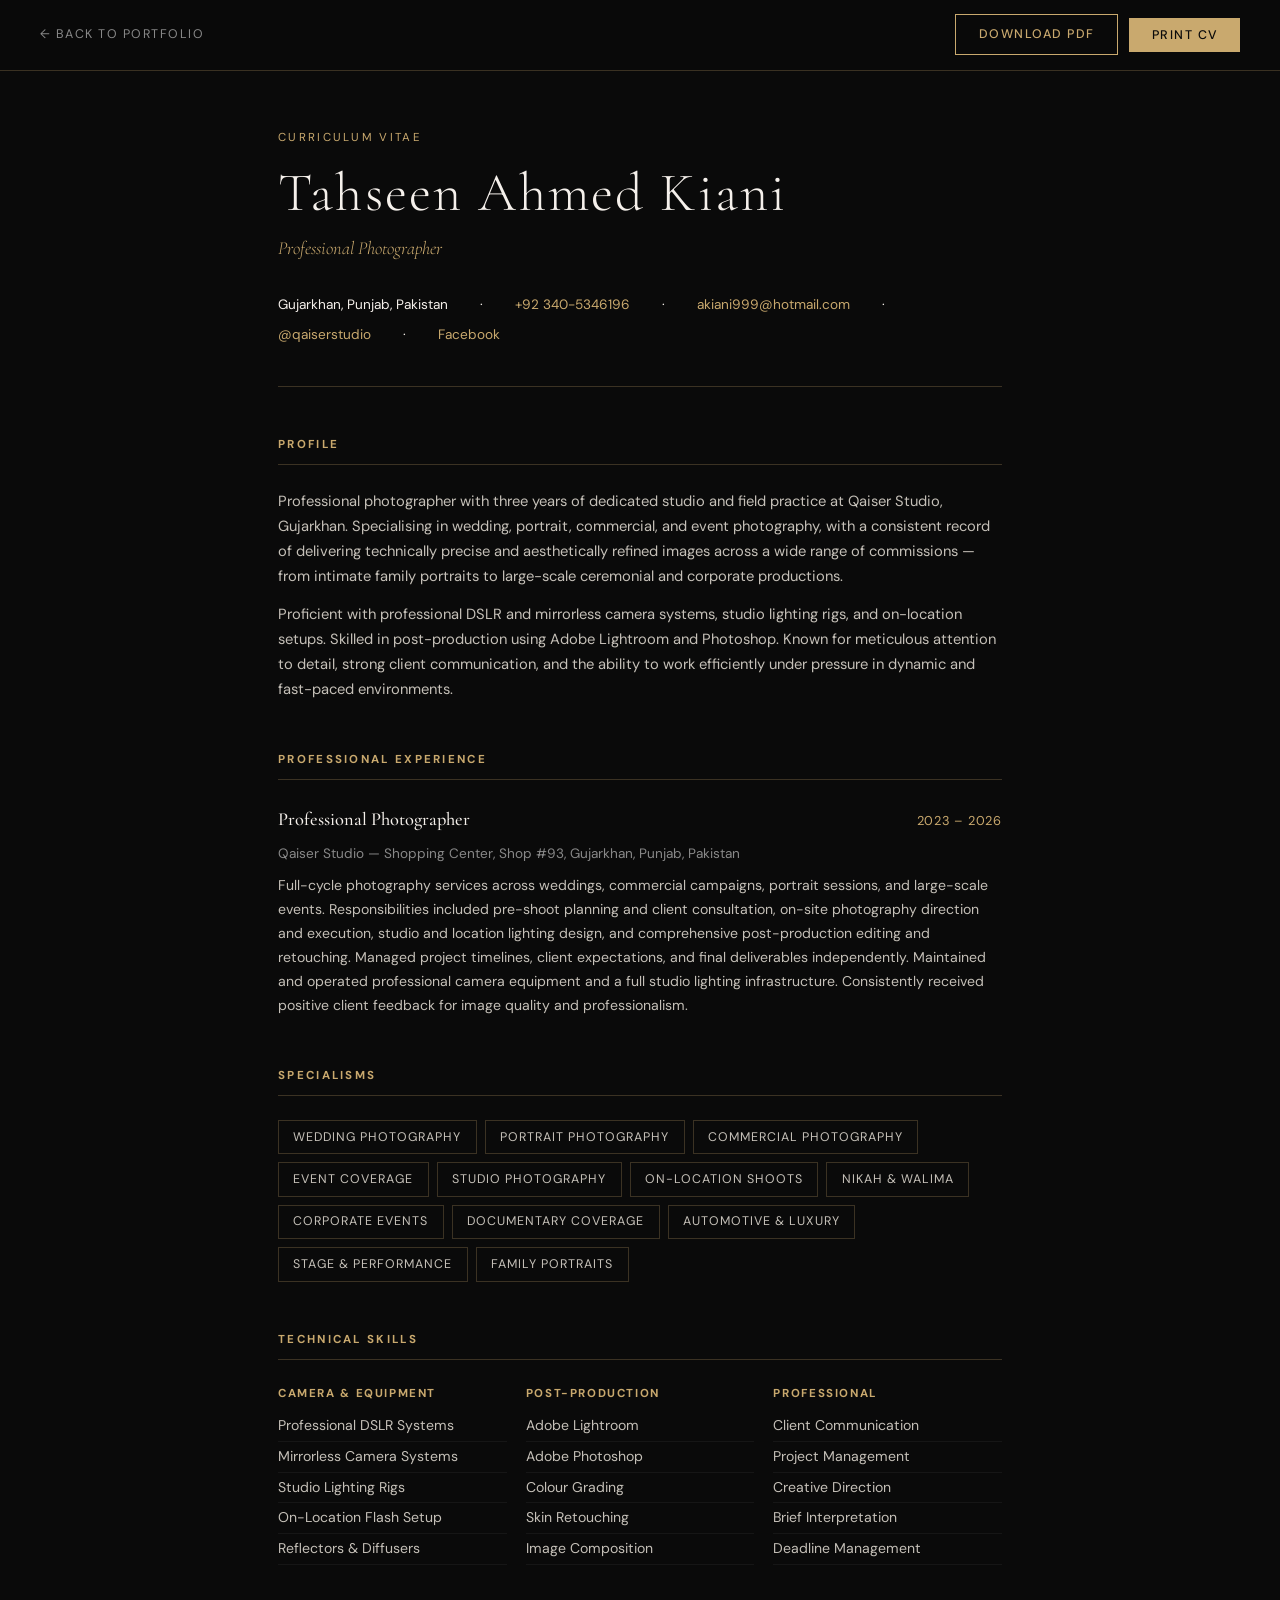
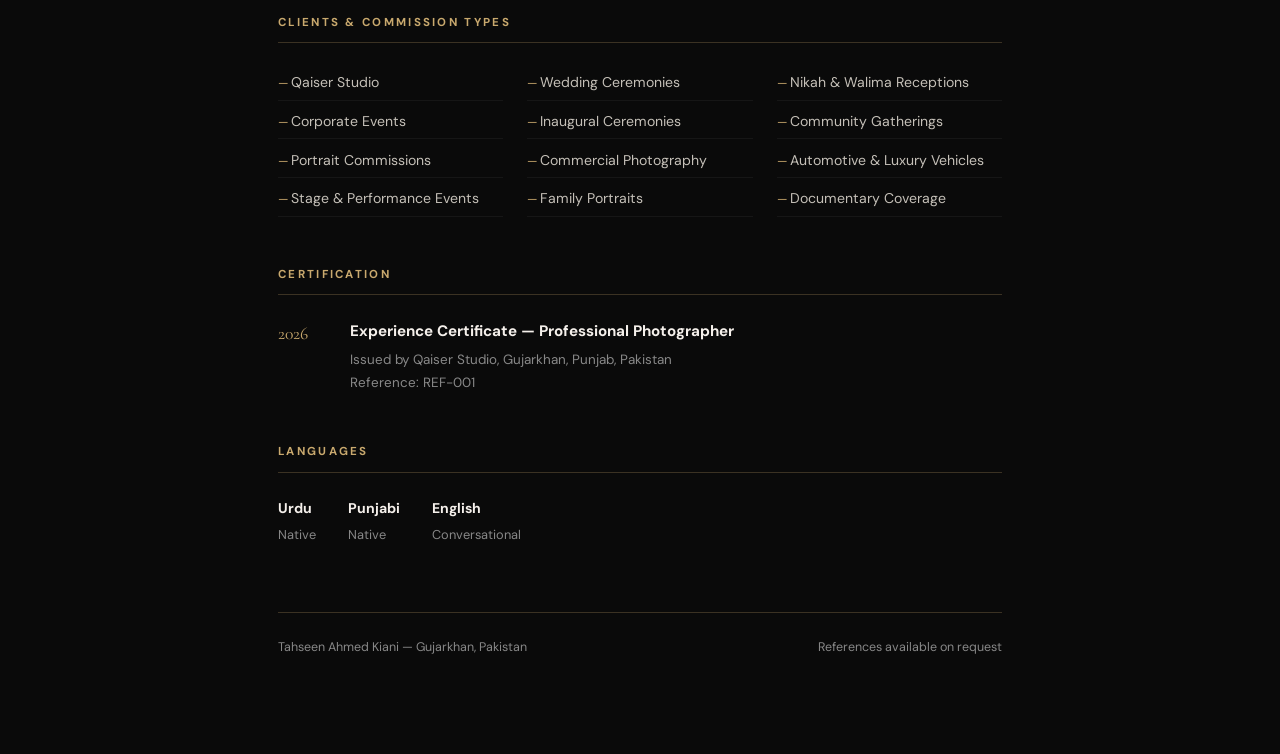
<file: cv.html>
<!DOCTYPE html>
<html lang="en">
<head>
  <meta charset="UTF-8">
  <meta name="viewport" content="width=device-width, initial-scale=1.0">
  <title>CV — Tahseen Ahmed Kiani | Photographer</title>
  <meta name="description" content="Curriculum Vitae — Tahseen Ahmed Kiani, Professional Photographer, Gujarkhan, Pakistan.">

  <link rel="preconnect" href="https://fonts.googleapis.com">
  <link rel="preconnect" href="https://fonts.gstatic.com" crossorigin>
  <link href="https://fonts.googleapis.com/css2?family=Cormorant+Garamond:ital,wght@0,300;0,400;0,500;0,600;1,300;1,400&family=DM+Sans:wght@300;400;500&display=swap" rel="stylesheet">

  <style>
    /* ── Variables ── */
    :root {
      --black:   #0a0a0a;
      --white:   #f5f0eb;
      --gold:    #c9a96e;
      --grey:    #888;
      --border:  rgba(201,169,110,.25);
      --ff-display: 'Cormorant Garamond', Georgia, serif;
      --ff-body:    'DM Sans', system-ui, sans-serif;
    }

    /* ── Reset ── */
    *, *::before, *::after { box-sizing: border-box; margin: 0; padding: 0; }

    /* ── Screen layout ── */
    body {
      background: var(--black);
      color: var(--white);
      font-family: var(--ff-body);
      font-size: 15px;
      line-height: 1.7;
      -webkit-font-smoothing: antialiased;
    }

    a { color: var(--gold); text-decoration: none; }
    a:hover { text-decoration: underline; }

    /* ── Top bar (screen only) ── */
    .topbar {
      position: fixed;
      top: 0; left: 0; right: 0;
      z-index: 100;
      background: rgba(10,10,10,.92);
      backdrop-filter: blur(10px);
      border-bottom: 1px solid var(--border);
      display: flex;
      align-items: center;
      justify-content: space-between;
      padding: .9rem 2.5rem;
    }
    .topbar__back {
      font-family: var(--ff-body);
      font-size: .78rem;
      letter-spacing: .12em;
      text-transform: uppercase;
      color: var(--grey);
      transition: color .2s;
    }
    .topbar__back:hover { color: var(--white); text-decoration: none; }
    .topbar__actions {
      display: flex;
      gap: .7rem;
      align-items: center;
    }
    .topbar__print {
      font-family: var(--ff-body);
      font-size: .78rem;
      letter-spacing: .12em;
      text-transform: uppercase;
      background: var(--gold);
      color: var(--black);
      border: none;
      padding: .55rem 1.4rem;
      cursor: pointer;
      font-weight: 500;
      transition: opacity .2s;
    }
    .topbar__print:hover { opacity: .85; }
    .topbar__download {
      font-family: var(--ff-body);
      font-size: .78rem;
      letter-spacing: .12em;
      text-transform: uppercase;
      background: transparent;
      color: var(--gold);
      border: 1px solid var(--gold);
      padding: .55rem 1.4rem;
      cursor: pointer;
      font-weight: 500;
      transition: background .2s, color .2s;
      text-decoration: none;
      display: inline-block;
    }
    .topbar__download:hover {
      background: var(--gold);
      color: var(--black);
      text-decoration: none;
    }

    /* ── CV wrapper ── */
    .cv {
      max-width: 820px;
      margin: 0 auto;
      padding: 8rem 3rem 6rem;
    }

    /* ── Header ── */
    .cv__header {
      border-bottom: 1px solid var(--border);
      padding-bottom: 2.5rem;
      margin-bottom: 3rem;
    }
    .cv__label {
      font-size: .72rem;
      letter-spacing: .2em;
      text-transform: uppercase;
      color: var(--gold);
      margin-bottom: 1rem;
    }
    .cv__name {
      font-family: var(--ff-display);
      font-size: clamp(2.2rem, 5vw, 3.4rem);
      font-weight: 300;
      letter-spacing: .04em;
      line-height: 1.1;
      color: var(--white);
      margin-bottom: .6rem;
    }
    .cv__title {
      font-family: var(--ff-display);
      font-size: 1.15rem;
      font-weight: 300;
      font-style: italic;
      color: var(--gold);
      margin-bottom: 1.8rem;
    }
    .cv__contact-row {
      display: flex;
      flex-wrap: wrap;
      gap: .4rem 2rem;
      font-size: .85rem;
      color: var(--grey);
    }
    .cv__contact-row span { color: var(--white); }

    /* ── Section ── */
    .cv__section {
      margin-bottom: 3rem;
    }
    .cv__section-title {
      font-size: .72rem;
      letter-spacing: .2em;
      text-transform: uppercase;
      color: var(--gold);
      margin-bottom: 1.5rem;
      padding-bottom: .6rem;
      border-bottom: 1px solid var(--border);
    }

    /* ── Profile ── */
    .cv__profile p + p { margin-top: .8rem; }
    .cv__profile p { color: #c5c0b8; font-size: .92rem; }

    /* ── Experience ── */
    .exp__item + .exp__item { margin-top: 2.2rem; }
    .exp__meta {
      display: flex;
      justify-content: space-between;
      align-items: baseline;
      flex-wrap: wrap;
      gap: .3rem;
      margin-bottom: .4rem;
    }
    .exp__role {
      font-family: var(--ff-display);
      font-size: 1.15rem;
      font-weight: 500;
      color: var(--white);
    }
    .exp__period {
      font-size: .8rem;
      color: var(--gold);
      letter-spacing: .06em;
      white-space: nowrap;
    }
    .exp__org {
      font-size: .85rem;
      color: var(--grey);
      margin-bottom: .6rem;
    }
    .exp__desc {
      font-size: .88rem;
      color: #c5c0b8;
    }

    /* ── Skills grid ── */
    .skills__grid {
      display: grid;
      grid-template-columns: repeat(auto-fit, minmax(180px, 1fr));
      gap: 1.2rem;
    }
    .skill__cat h4 {
      font-size: .72rem;
      letter-spacing: .14em;
      text-transform: uppercase;
      color: var(--gold);
      margin-bottom: .5rem;
    }
    .skill__cat ul {
      list-style: none;
      padding: 0;
    }
    .skill__cat ul li {
      font-size: .88rem;
      color: #c5c0b8;
      padding: .18rem 0;
      border-bottom: 1px solid rgba(255,255,255,.05);
    }

    /* ── Specialisms list ── */
    .spec__list {
      display: flex;
      flex-wrap: wrap;
      gap: .5rem;
    }
    .spec__tag {
      font-size: .78rem;
      letter-spacing: .08em;
      text-transform: uppercase;
      border: 1px solid var(--border);
      color: #c5c0b8;
      padding: .35rem .9rem;
    }

    /* ── Certification ── */
    .cert__item {
      display: flex;
      gap: 1.5rem;
      align-items: flex-start;
    }
    .cert__year {
      font-family: var(--ff-display);
      font-size: 1.1rem;
      color: var(--gold);
      min-width: 48px;
    }
    .cert__body h4 {
      font-size: .95rem;
      color: var(--white);
      margin-bottom: .25rem;
    }
    .cert__body p { font-size: .84rem; color: var(--grey); }

    /* ── Clients ── */
    .clients__list {
      display: grid;
      grid-template-columns: repeat(auto-fit, minmax(200px, 1fr));
      gap: .3rem 1.5rem;
      list-style: none;
      padding: 0;
    }
    .clients__list li {
      font-size: .88rem;
      color: #c5c0b8;
      padding: .28rem 0;
      border-bottom: 1px solid rgba(255,255,255,.05);
    }
    .clients__list li::before {
      content: "— ";
      color: var(--gold);
      font-size: .75rem;
    }

    /* ── Languages ── */
    .lang__row {
      display: flex;
      gap: 2rem;
      flex-wrap: wrap;
    }
    .lang__item strong {
      display: block;
      font-size: .88rem;
      color: var(--white);
      margin-bottom: .1rem;
    }
    .lang__item span { font-size: .8rem; color: var(--grey); }

    /* ── Footer ── */
    .cv__footer {
      margin-top: 4rem;
      padding-top: 1.5rem;
      border-top: 1px solid var(--border);
      font-size: .78rem;
      color: var(--grey);
      display: flex;
      justify-content: space-between;
      flex-wrap: wrap;
      gap: .5rem;
    }

    /* ══════════════════════════════════════════
       PRINT / PDF styles
       ══════════════════════════════════════════ */
    @media print {
      :root {
        --black:  #ffffff;
        --white:  #111111;
        --gold:   #8a6a2e;
        --grey:   #555555;
        --border: rgba(0,0,0,.15);
      }

      body {
        background: #fff;
        color: #111;
        font-size: 11pt;
      }

      .topbar { display: none !important; }

      .cv {
        max-width: 100%;
        padding: 0;
        margin: 0;
      }

      .cv__profile p,
      .exp__desc,
      .skill__cat ul li,
      .clients__list li { color: #333; }

      .spec__tag { border-color: #ccc; color: #333; }

      a { color: var(--gold); }

      @page {
        size: A4;
        margin: 18mm 20mm;
      }

      .cv__section { page-break-inside: avoid; }
    }

    /* ── Responsive ── */
    @media (max-width: 600px) {
      .cv { padding: 7rem 1.4rem 4rem; }
      .topbar { padding: .9rem 1.2rem; }
      .exp__meta { flex-direction: column; }
    }
  </style>
</head>
<body>

  <!-- Top bar — screen only -->
  <div class="topbar" aria-hidden="false">
    <a class="topbar__back" href="index.html">&#8592; Back to Portfolio</a>
    <div class="topbar__actions">
      <a class="topbar__download" href="Tahseen_Ahmed_Kiani_CV.pdf" download="Tahseen_Ahmed_Kiani_CV.pdf">Download PDF</a>
      <button class="topbar__print" onclick="window.print()">Print CV</button>
    </div>
  </div>

  <!-- ══ CV DOCUMENT ══ -->
  <div class="cv" role="main">

    <!-- Header -->
    <header class="cv__header">
      <p class="cv__label">Curriculum Vitae</p>
      <h1 class="cv__name">Tahseen Ahmed Kiani</h1>
      <p class="cv__title">Professional Photographer</p>
      <div class="cv__contact-row">
        <span>Gujarkhan, Punjab, Pakistan</span>
        <span>&middot;</span>
        <span><a href="tel:+923405346196">+92 340-5346196</a></span>
        <span>&middot;</span>
        <span><a href="mailto:akiani999@hotmail.com">akiani999@hotmail.com</a></span>
        <span>&middot;</span>
        <span><a href="https://instagram.com/qaiserstudio" target="_blank" rel="noopener">@qaiserstudio</a></span>
        <span>&middot;</span>
        <span><a href="https://www.facebook.com/QaiserStudioGujarkhan" target="_blank" rel="noopener">Facebook</a></span>
      </div>
    </header>

    <!-- Profile -->
    <section class="cv__section cv__profile">
      <h2 class="cv__section-title">Profile</h2>
      <p>
        Professional photographer with three years of dedicated studio and field practice at Qaiser Studio, Gujarkhan. Specialising in wedding, portrait, commercial, and event photography, with a consistent record of delivering technically precise and aesthetically refined images across a wide range of commissions — from intimate family portraits to large-scale ceremonial and corporate productions.
      </p>
      <p>
        Proficient with professional DSLR and mirrorless camera systems, studio lighting rigs, and on-location setups. Skilled in post-production using Adobe Lightroom and Photoshop. Known for meticulous attention to detail, strong client communication, and the ability to work efficiently under pressure in dynamic and fast-paced environments.
      </p>
    </section>

    <!-- Experience -->
    <section class="cv__section">
      <h2 class="cv__section-title">Professional Experience</h2>

      <div class="exp__item">
        <div class="exp__meta">
          <span class="exp__role">Professional Photographer</span>
          <span class="exp__period">2023 &ndash; 2026</span>
        </div>
        <p class="exp__org">Qaiser Studio &mdash; Shopping Center, Shop #93, Gujarkhan, Punjab, Pakistan</p>
        <p class="exp__desc">
          Full-cycle photography services across weddings, commercial campaigns, portrait sessions, and large-scale events. Responsibilities included pre-shoot planning and client consultation, on-site photography direction and execution, studio and location lighting design, and comprehensive post-production editing and retouching. Managed project timelines, client expectations, and final deliverables independently. Maintained and operated professional camera equipment and a full studio lighting infrastructure. Consistently received positive client feedback for image quality and professionalism.
        </p>
      </div>
    </section>

    <!-- Specialisms -->
    <section class="cv__section">
      <h2 class="cv__section-title">Specialisms</h2>
      <div class="spec__list">
        <span class="spec__tag">Wedding Photography</span>
        <span class="spec__tag">Portrait Photography</span>
        <span class="spec__tag">Commercial Photography</span>
        <span class="spec__tag">Event Coverage</span>
        <span class="spec__tag">Studio Photography</span>
        <span class="spec__tag">On-Location Shoots</span>
        <span class="spec__tag">Nikah &amp; Walima</span>
        <span class="spec__tag">Corporate Events</span>
        <span class="spec__tag">Documentary Coverage</span>
        <span class="spec__tag">Automotive &amp; Luxury</span>
        <span class="spec__tag">Stage &amp; Performance</span>
        <span class="spec__tag">Family Portraits</span>
      </div>
    </section>

    <!-- Technical Skills -->
    <section class="cv__section">
      <h2 class="cv__section-title">Technical Skills</h2>
      <div class="skills__grid">
        <div class="skill__cat">
          <h4>Camera &amp; Equipment</h4>
          <ul>
            <li>Professional DSLR Systems</li>
            <li>Mirrorless Camera Systems</li>
            <li>Studio Lighting Rigs</li>
            <li>On-Location Flash Setup</li>
            <li>Reflectors &amp; Diffusers</li>
          </ul>
        </div>
        <div class="skill__cat">
          <h4>Post-Production</h4>
          <ul>
            <li>Adobe Lightroom</li>
            <li>Adobe Photoshop</li>
            <li>Colour Grading</li>
            <li>Skin Retouching</li>
            <li>Image Composition</li>
          </ul>
        </div>
        <div class="skill__cat">
          <h4>Professional</h4>
          <ul>
            <li>Client Communication</li>
            <li>Project Management</li>
            <li>Creative Direction</li>
            <li>Brief Interpretation</li>
            <li>Deadline Management</li>
          </ul>
        </div>
      </div>
    </section>

    <!-- Clients & Commission Types -->
    <section class="cv__section">
      <h2 class="cv__section-title">Clients &amp; Commission Types</h2>
      <ul class="clients__list">
        <li>Qaiser Studio</li>
        <li>Wedding Ceremonies</li>
        <li>Nikah &amp; Walima Receptions</li>
        <li>Corporate Events</li>
        <li>Inaugural Ceremonies</li>
        <li>Community Gatherings</li>
        <li>Portrait Commissions</li>
        <li>Commercial Photography</li>
        <li>Automotive &amp; Luxury Vehicles</li>
        <li>Stage &amp; Performance Events</li>
        <li>Family Portraits</li>
        <li>Documentary Coverage</li>
      </ul>
    </section>

    <!-- Certification -->
    <section class="cv__section">
      <h2 class="cv__section-title">Certification</h2>
      <div class="cert__item">
        <span class="cert__year">2026</span>
        <div class="cert__body">
          <h4>Experience Certificate — Professional Photographer</h4>
          <p>Issued by Qaiser Studio, Gujarkhan, Punjab, Pakistan</p>
          <p>Reference: REF-001</p>
        </div>
      </div>
    </section>

    <!-- Languages -->
    <section class="cv__section">
      <h2 class="cv__section-title">Languages</h2>
      <div class="lang__row">
        <div class="lang__item">
          <strong>Urdu</strong>
          <span>Native</span>
        </div>
        <div class="lang__item">
          <strong>Punjabi</strong>
          <span>Native</span>
        </div>
        <div class="lang__item">
          <strong>English</strong>
          <span>Conversational</span>
        </div>
      </div>
    </section>

    <!-- Footer -->
    <footer class="cv__footer">
      <span>Tahseen Ahmed Kiani &mdash; Gujarkhan, Pakistan</span>
      <span>References available on request</span>
    </footer>

  </div>

</body>
</html>
</file>
